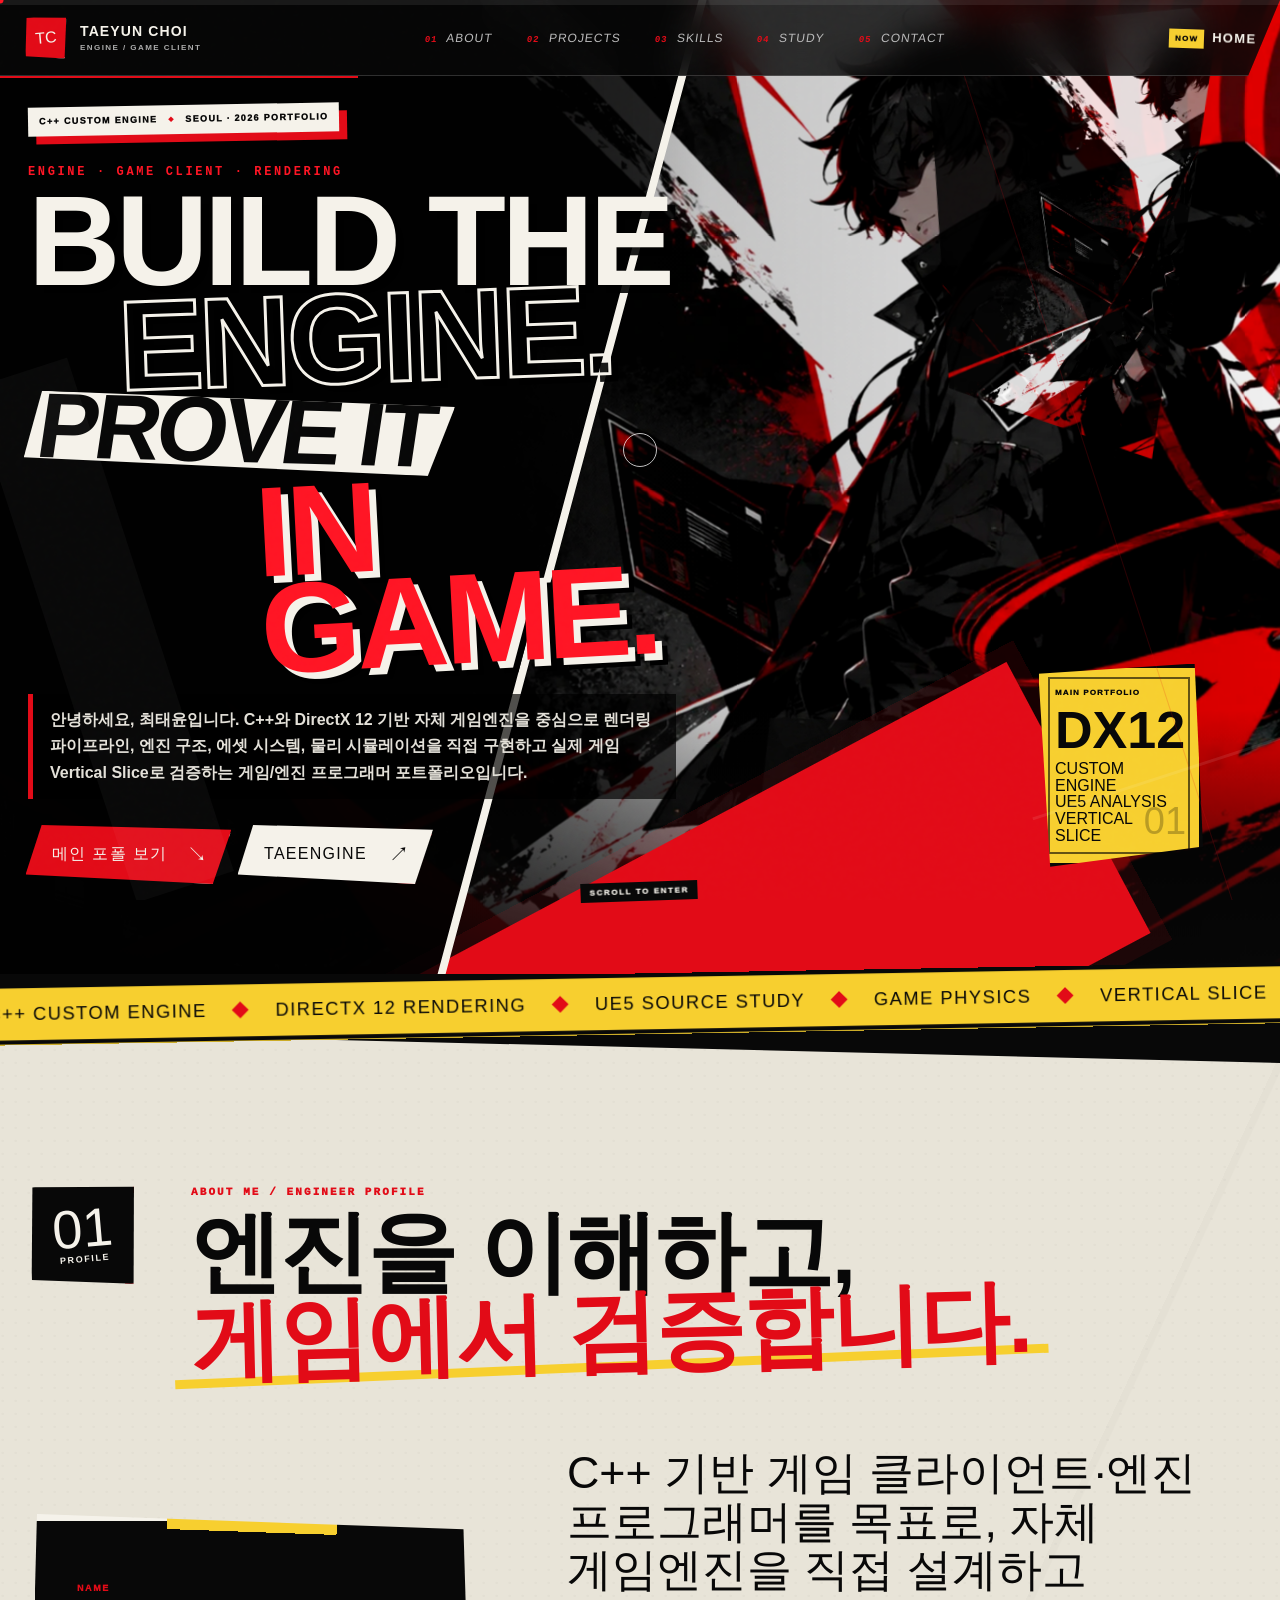
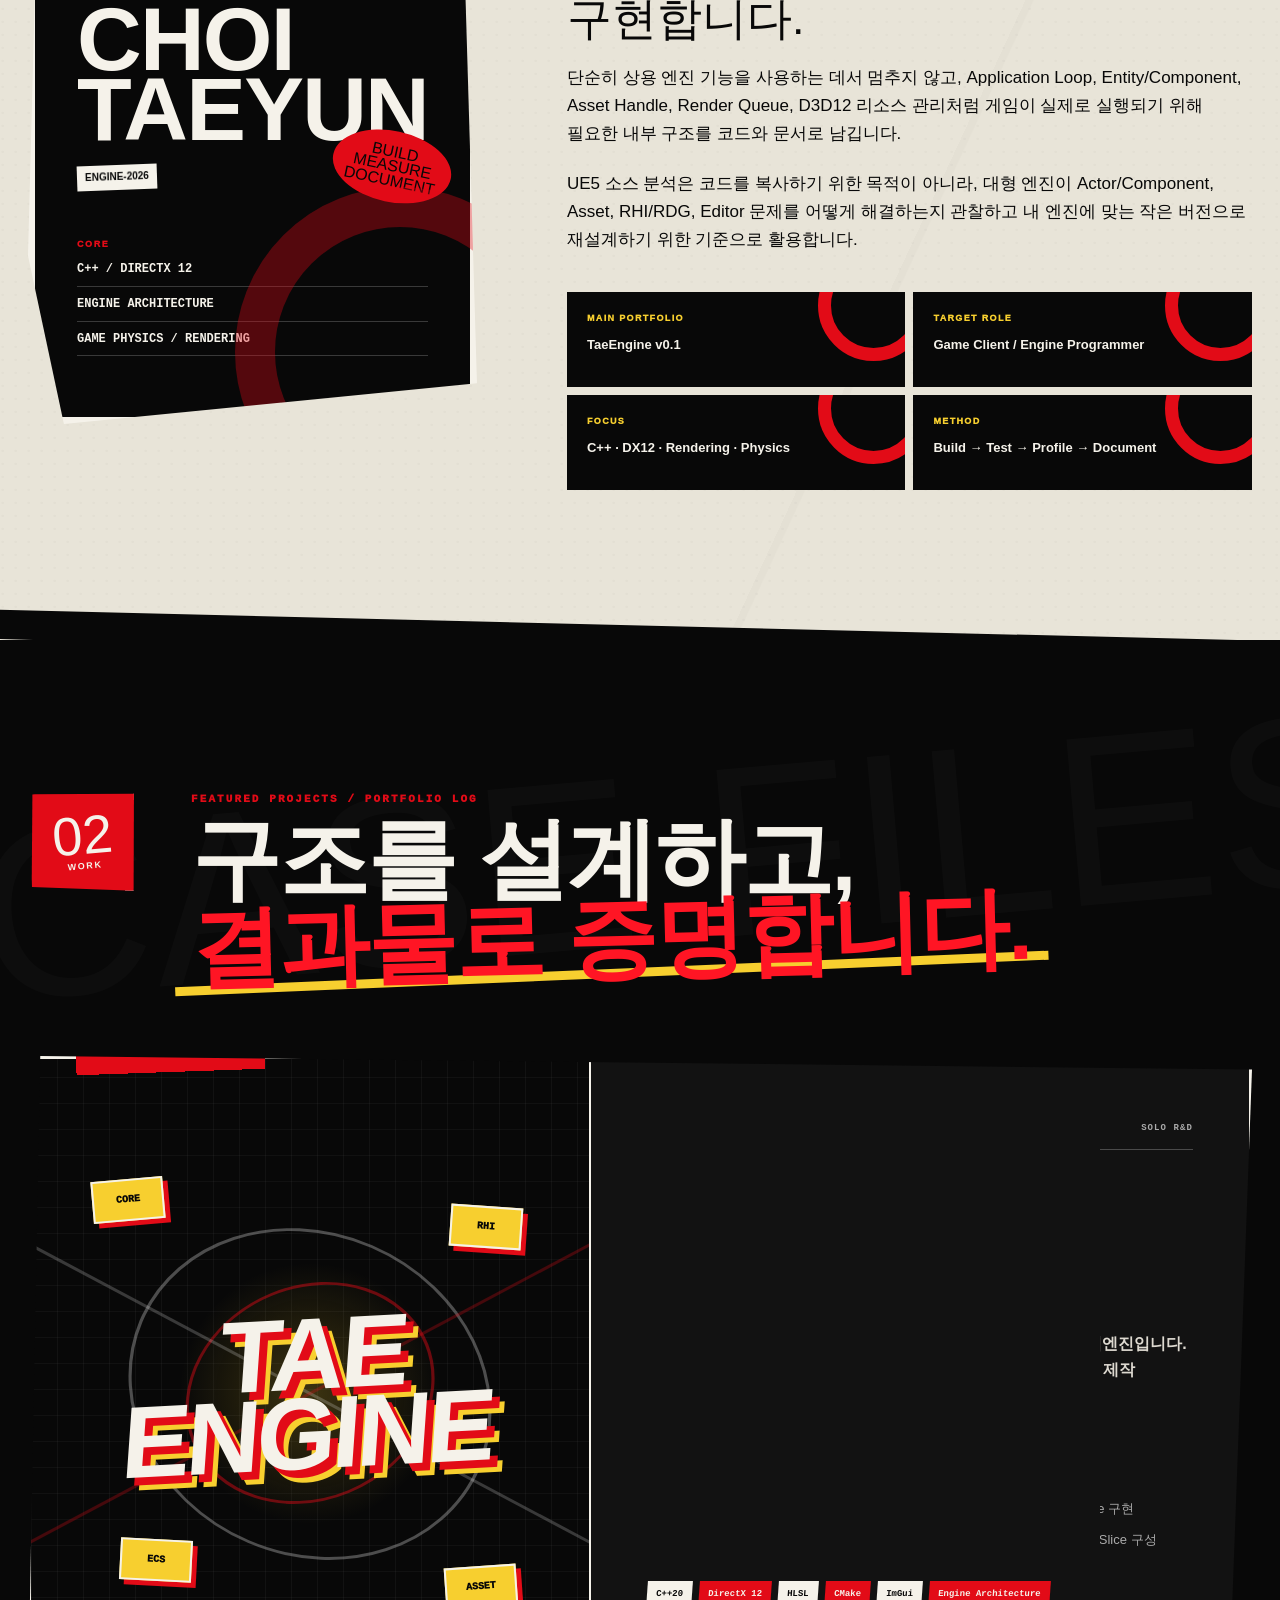
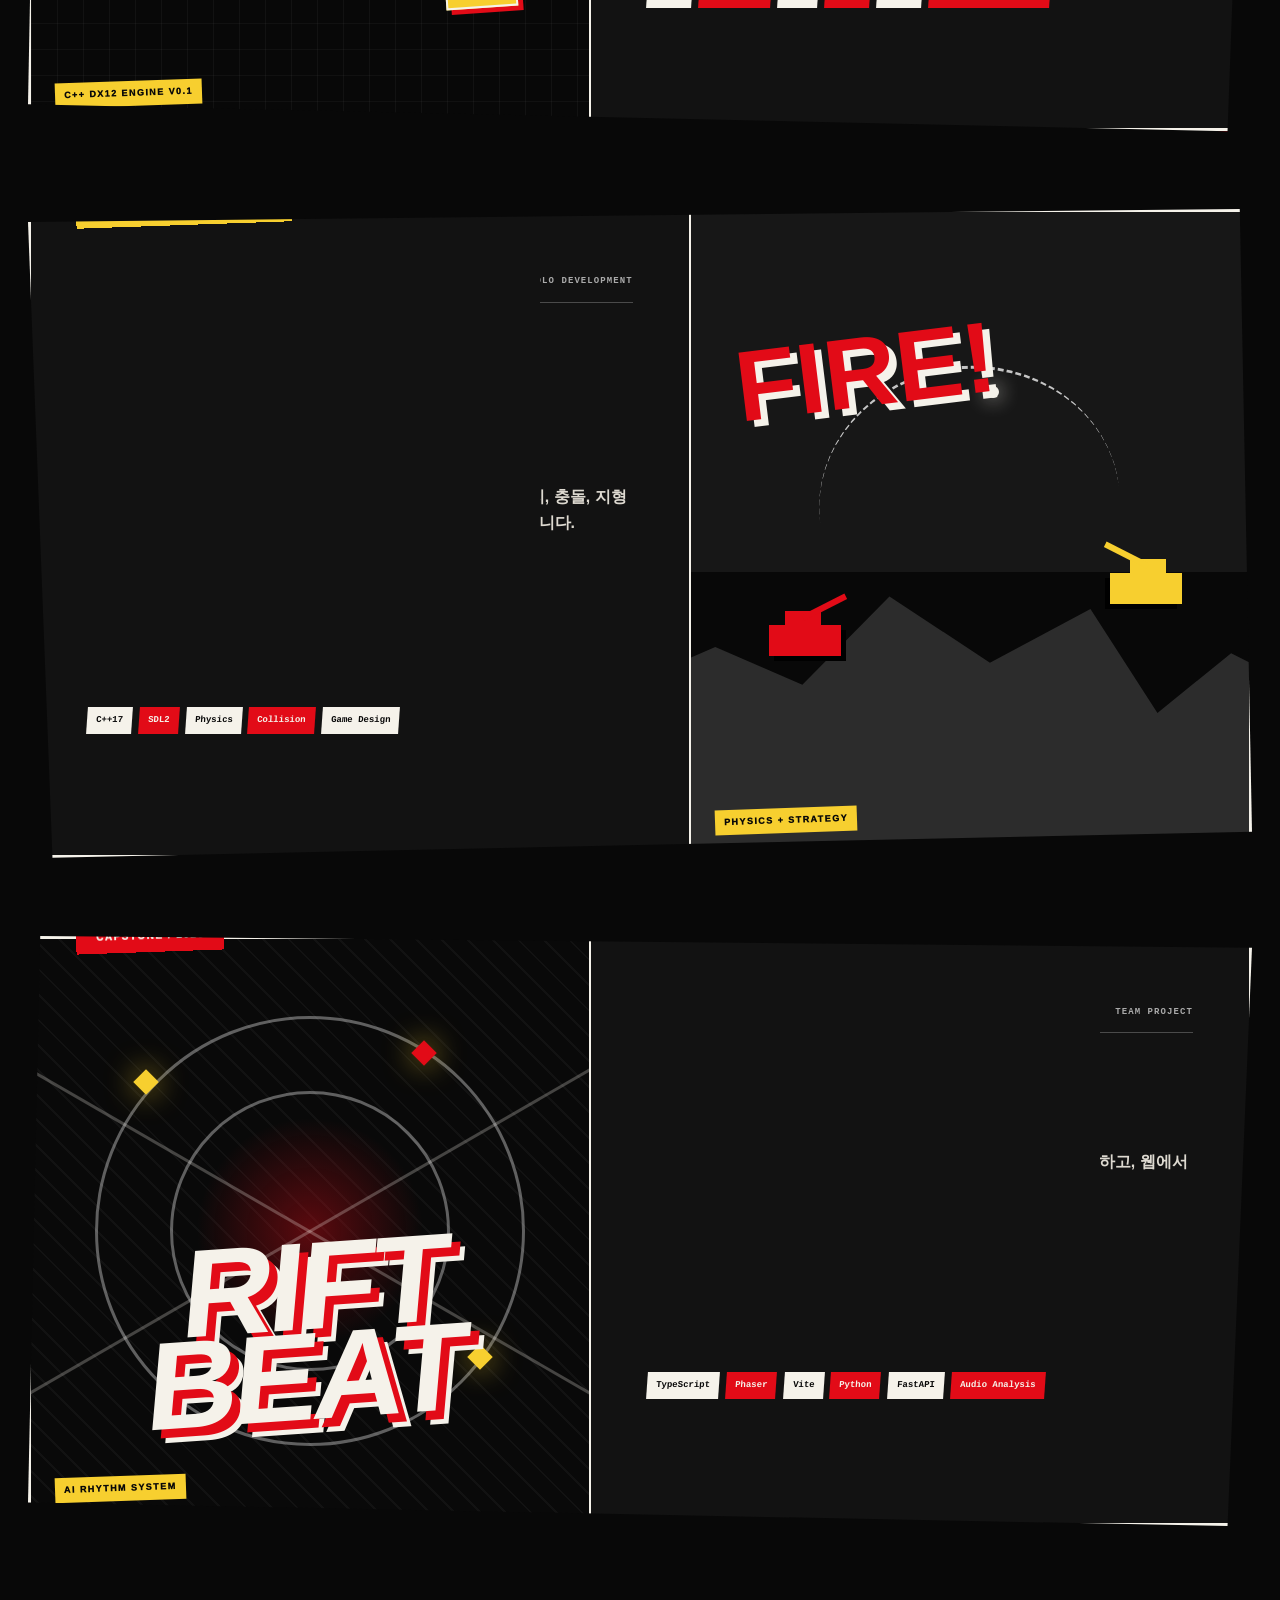
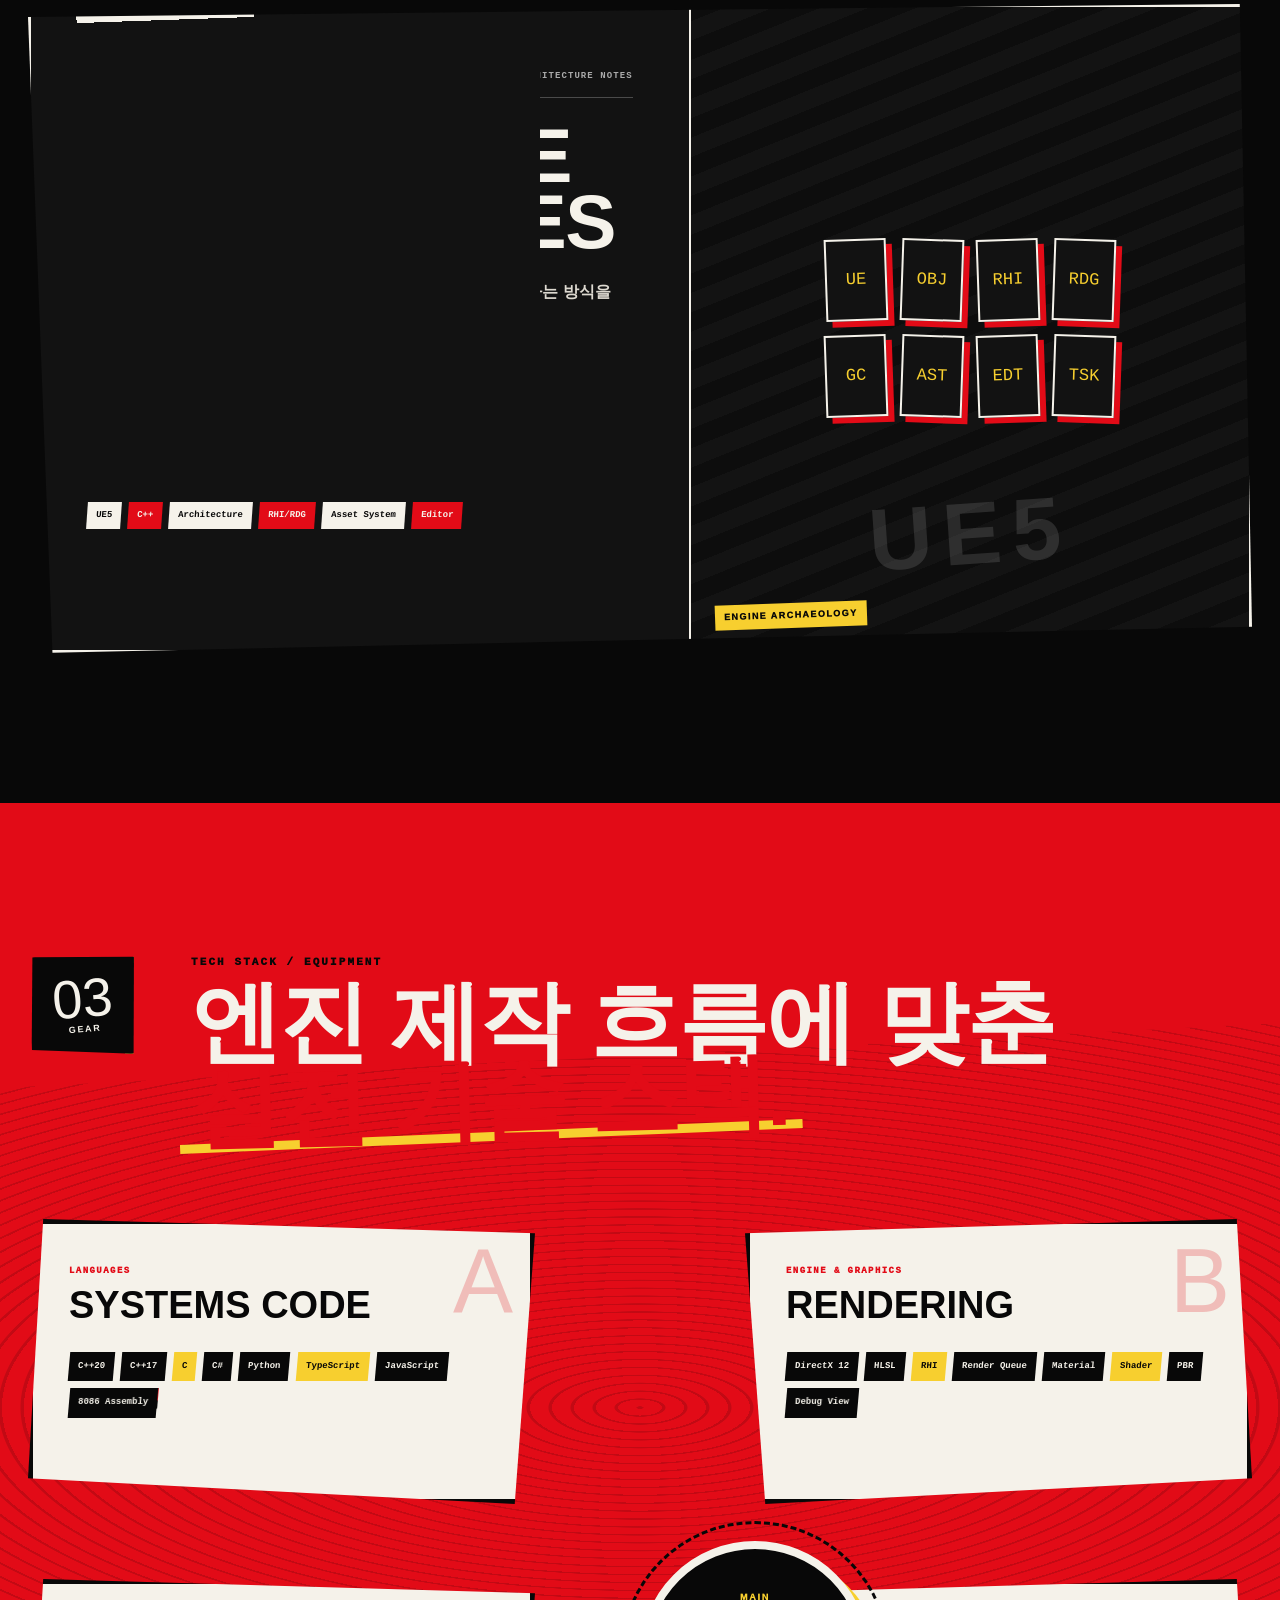
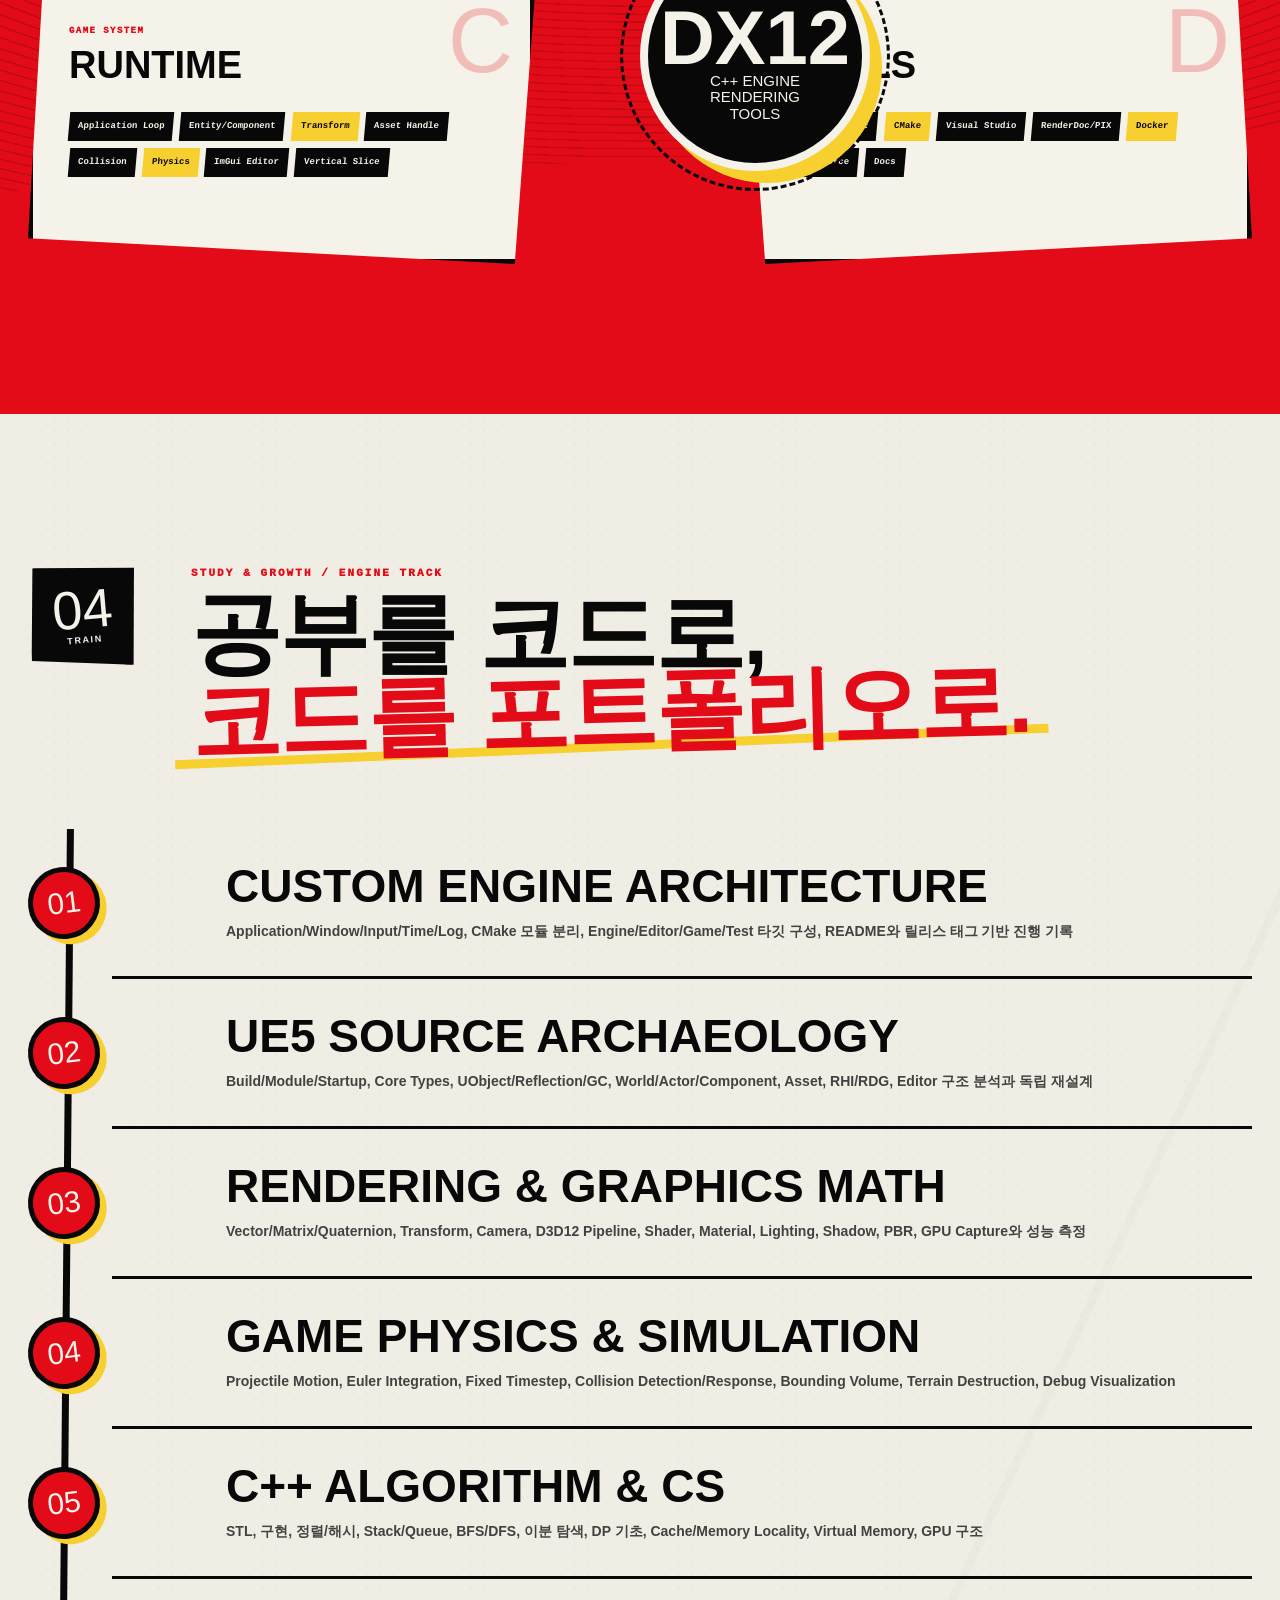
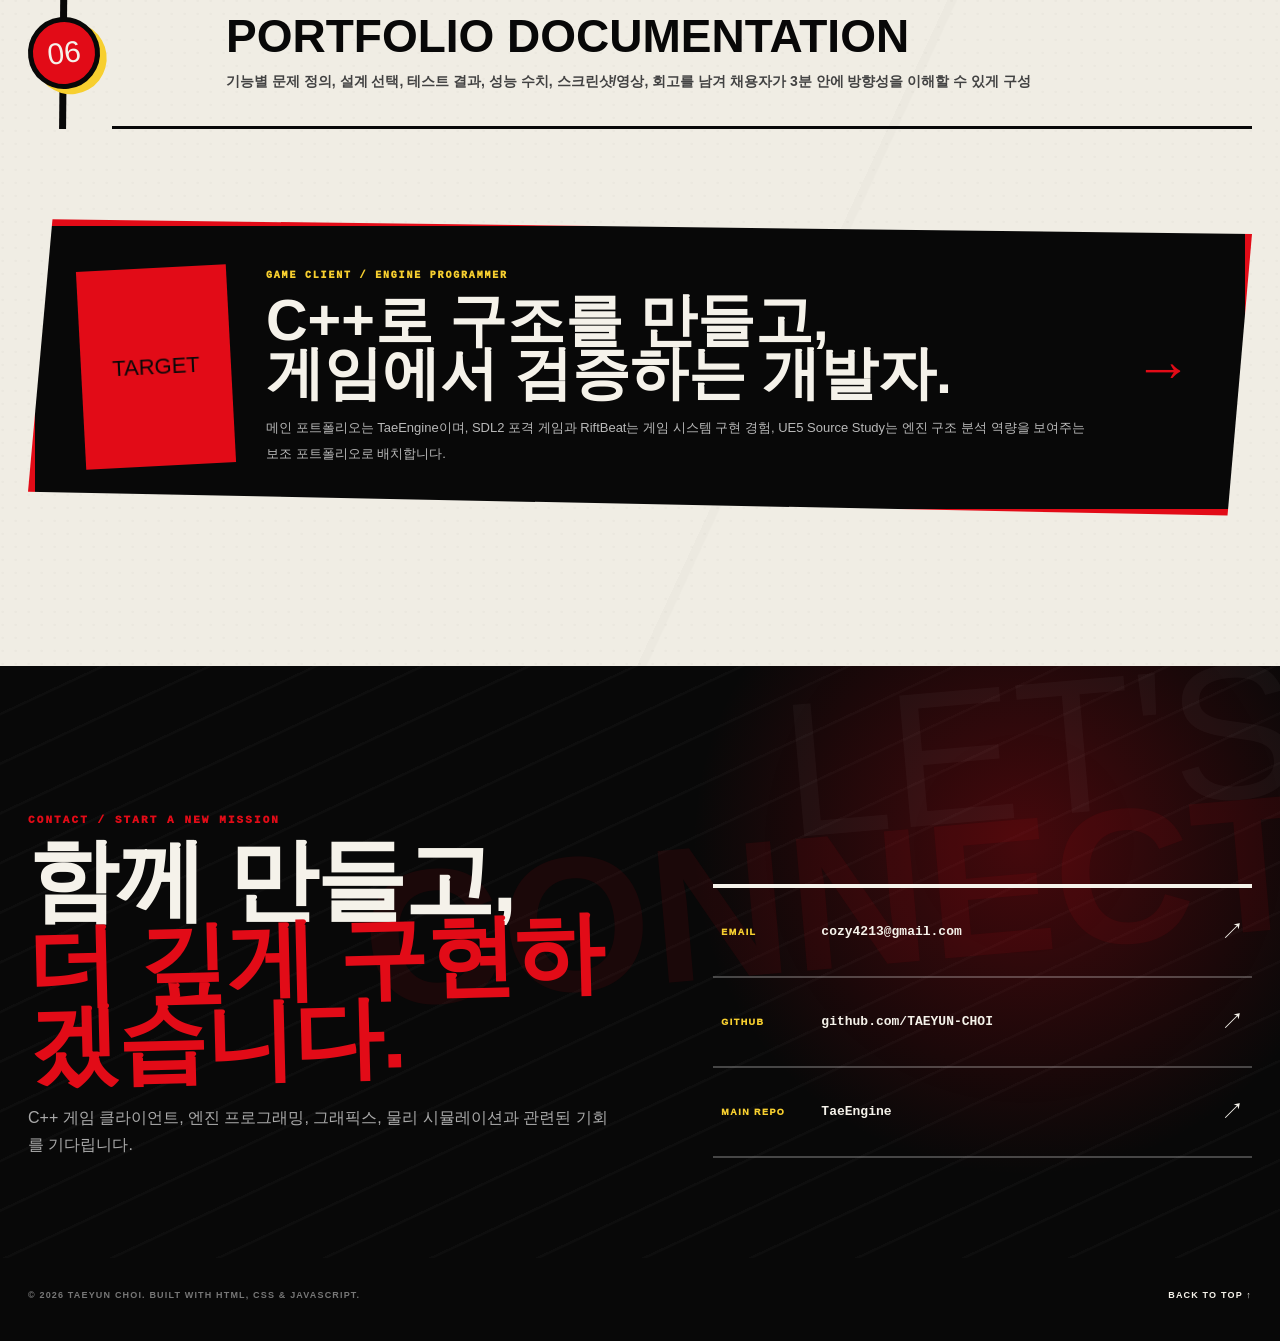
<file: index.html>
<!DOCTYPE html>

<html lang="ko">
<head>
<meta charset="utf-8"/>
<meta content="width=device-width, initial-scale=1.0" name="viewport"/>
<meta content="최태윤의 C++ 게임 엔진·게임 클라이언트 포트폴리오. 자체 게임엔진 TaeEngine, DirectX 12 렌더링, UE5 소스 분석, 물리 시뮬레이션 프로젝트를 소개합니다." name="description"/>
<meta content="#e20b17" name="theme-color"/>
<meta content="TAEYUN CHOI | C++ Engine &amp; Game Client Programmer" property="og:title"/>
<meta content="C++/DirectX 12 기반 자체 게임엔진과 게임 시스템, 렌더링, 물리 시뮬레이션을 구현하는 최태윤의 포트폴리오입니다." property="og:description"/>
<meta content="website" property="og:type"/>
<title>TAEYUN CHOI | C++ Engine &amp; Game Client Programmer</title>
<link href="public/favicon.svg" rel="icon" type="image/svg+xml"/>
<link as="image" href="public/hero-concept.webp" rel="preload"/>
<link href="style.css" rel="stylesheet"/>
</head>
<body>
<div aria-hidden="true" class="scroll-progress"><span></span></div>
<div aria-hidden="true" class="cursor-dot"></div>
<div aria-hidden="true" class="cursor-ring"></div>
<div aria-hidden="true" class="noise"></div>
<div aria-hidden="true" class="page-shards"><i></i><i></i><i></i></div>
<header class="topbar">
<a aria-label="홈으로 이동" class="brand magnetic" href="#home">
<span class="brand-mark">TC</span>
<span class="brand-copy"><b>TAEYUN CHOI</b><small>ENGINE / GAME CLIENT</small></span>
</a>
<button aria-expanded="false" aria-label="메뉴 열기" class="nav-toggle" type="button">
<span></span><span></span><span></span>
</button>
<nav aria-label="주요 메뉴" class="nav">
<a href="#about"><b>01</b> ABOUT</a>
<a href="#projects"><b>02</b> PROJECTS</a>
<a href="#skills"><b>03</b> SKILLS</a>
<a href="#study"><b>04</b> STUDY</a>
<a href="#contact"><b>05</b> CONTACT</a>
</nav>
<div aria-live="polite" class="section-status"><span>NOW</span><strong>HOME</strong></div>
</header>
<main>
<section class="hero" data-section-name="HOME" id="home">
<div aria-hidden="true" class="hero-art" data-parallax="0.16">
<img alt="" src="public/hero-concept.webp"/>
<div class="hero-art-slice slice-a"></div>
<div class="hero-art-slice slice-b"></div>
</div>
<div aria-hidden="true" class="hero-black-swipe"></div>
<div aria-hidden="true" class="hero-red-swipe"></div>
<div class="hero-inner section-shell">
<div class="hero-copy reveal reveal-left">
<div class="hero-kicker"><span>C++ CUSTOM ENGINE</span><i></i><span>SEOUL · 2026 PORTFOLIO</span></div>
<p class="hero-role">ENGINE · GAME CLIENT · RENDERING</p>
<h1>
<span class="title-line solid">BUILD THE</span>
<span class="title-line outlined">ENGINE.</span>
<span class="title-line slash">PROVE IT</span>
<span class="title-line solid red-word">IN GAME.</span>
</h1>
<p class="hero-description">
        안녕하세요, 최태윤입니다. C++와 DirectX 12 기반 자체 게임엔진을 중심으로 렌더링 파이프라인, 엔진 구조,
        에셋 시스템, 물리 시뮬레이션을 직접 구현하고 실제 게임 Vertical Slice로 검증하는 게임/엔진 프로그래머 포트폴리오입니다.
      </p>
<div class="hero-actions">
<a class="slash-button primary magnetic" href="#projects"><span>메인 포폴 보기</span><i>↘</i></a>
<a class="slash-button dark magnetic" href="https://github.com/TAEYUN-CHOI/TaeEngine" rel="noreferrer" target="_blank"><span>TaeEngine</span><i>↗</i></a>
</div>
</div>
<div aria-label="포트폴리오 핵심 방향" class="hero-stamp reveal reveal-right">
<span class="stamp-top">MAIN PORTFOLIO</span>
<strong>DX12</strong>
<p>CUSTOM ENGINE<br/>UE5 ANALYSIS<br/>VERTICAL SLICE</p>
<i>01</i>
</div>
</div>
<a aria-label="다음 섹션으로 이동" class="scroll-cue" href="#about">
<span>SCROLL TO ENTER</span><i>↓</i>
</a>
</section>
<div aria-hidden="true" class="marquee">
<div class="marquee-track"><span>C++ CUSTOM ENGINE</span><i>◆</i><span>DIRECTX 12 RENDERING</span><i>◆</i><span>UE5 SOURCE STUDY</span><i>◆</i><span>GAME PHYSICS</span><i>◆</i><span>VERTICAL SLICE</span><i>◆</i><span>C++ CUSTOM ENGINE</span><i>◆</i><span>DIRECTX 12 RENDERING</span><i>◆</i><span>UE5 SOURCE STUDY</span><i>◆</i><span>GAME PHYSICS</span><i>◆</i><span>VERTICAL SLICE</span><i>◆</i></div>
</div>
<section class="section section-light" data-section-name="ABOUT" id="about">
<div aria-hidden="true" class="section-cut cut-top"></div>
<div class="section-shell">
<header class="section-heading reveal reveal-skew">
<div class="section-badge"><span>01</span><b>PROFILE</b></div>
<div>
<p class="eyebrow">ABOUT ME / ENGINEER PROFILE</p>
<h2>엔진을 이해하고,<br/><em>게임에서 검증합니다.</em></h2>
</div>
</header>
<div class="about-layout">
<article class="profile-card reveal reveal-left tilt-card">
<div class="profile-tape">PORTFOLIO FILE</div>
<div class="profile-id">
<span>NAME</span><strong>CHOI<br/>TAEYUN</strong><i>ENGINE-2026</i>
</div>
<div class="profile-core">
<span>CORE</span>
<b>C++ / DIRECTX 12</b>
<b>ENGINE ARCHITECTURE</b>
<b>GAME PHYSICS / RENDERING</b>
</div>
<div class="profile-seal">BUILD<br/>MEASURE<br/>DOCUMENT</div>
</article>
<article class="about-story reveal reveal-right">
<p class="lead">
          C++ 기반 게임 클라이언트·엔진 프로그래머를 목표로, 자체 게임엔진을 직접 설계하고 구현합니다.
        </p>
<p>
          단순히 상용 엔진 기능을 사용하는 데서 멈추지 않고, Application Loop, Entity/Component, Asset Handle,
          Render Queue, D3D12 리소스 관리처럼 게임이 실제로 실행되기 위해 필요한 내부 구조를 코드와 문서로 남깁니다.
        </p>
<p>
          UE5 소스 분석은 코드를 복사하기 위한 목적이 아니라, 대형 엔진이 Actor/Component, Asset, RHI/RDG, Editor 문제를
          어떻게 해결하는지 관찰하고 내 엔진에 맞는 작은 버전으로 재설계하기 위한 기준으로 활용합니다.
        </p>
<div class="facts-grid">
<div class="fact"><span>MAIN PORTFOLIO</span><strong>TaeEngine v0.1</strong></div>
<div class="fact"><span>TARGET ROLE</span><strong>Game Client / Engine Programmer</strong></div>
<div class="fact"><span>FOCUS</span><strong>C++ · DX12 · Rendering · Physics</strong></div>
<div class="fact"><span>METHOD</span><strong>Build → Test → Profile → Document</strong></div>
</div>
</article>
</div>
</div>
<div aria-hidden="true" class="section-cut cut-bottom"></div>
</section>
<section class="section section-dark" data-section-name="PROJECTS" id="projects">
<div aria-hidden="true" class="project-bg-word">CASE FILES</div>
<div class="section-shell">
<header class="section-heading inverse reveal reveal-skew">
<div class="section-badge red"><span>02</span><b>WORK</b></div>
<div>
<p class="eyebrow">FEATURED PROJECTS / PORTFOLIO LOG</p>
<h2>구조를 설계하고,<br/><em>결과물로 증명합니다.</em></h2>
</div>
</header>
<div class="projects-list">
<article class="project-card featured reveal reveal-left tilt-card">
<div class="project-ribbon">MAIN PORTFOLIO / 2026</div>
<div class="project-number">CASE<br/><strong>01</strong></div>
<div aria-hidden="true" class="project-visual engine-visual">
<span class="engine-node node-a">CORE</span><span class="engine-node node-b">RHI</span><span class="engine-node node-c">ECS</span><span class="engine-node node-d">ASSET</span>
<span class="engine-ring ring-a"></span><span class="engine-ring ring-b"></span><span class="engine-ray ray-a"></span><span class="engine-ray ray-b"></span>
<strong>TAE<br/>ENGINE</strong>
<em>C++ DX12 ENGINE V0.1</em>
</div>
<div class="project-content">
<div class="project-meta"><span>CUSTOM GAME ENGINE</span><span>SOLO R&amp;D</span></div>
<h3>TaeEngine<br/>v0.1</h3>
<p class="project-summary">Windows PC를 대상으로 한 C++20 / DirectX 12 기반 자체 게임엔진입니다. 엔진 코어, 렌더러, 에셋, 에디터, 게임 Vertical Slice까지 하나의 제작 흐름으로 연결했습니다.</p>
<ul class="project-points">
<li>Application, Window, Input, Time, Log, Test 기반 엔진 부트스트랩</li>
<li>Vector/Matrix/Quaternion 기반 Math Library와 Transform/Camera 시스템</li>
<li>D3D12 Device, SwapChain, CommandList, Shader, Material, Render Queue 구현</li>
<li>Scene / Entity / Component, Asset Handle, ImGui Editor, 샘플 게임 Vertical Slice 구성</li>
</ul>
<div class="tags"><span>C++20</span><span>DirectX 12</span><span>HLSL</span><span>CMake</span><span>ImGui</span><span>Engine Architecture</span></div>
<div class="project-links"><a href="https://github.com/TAEYUN-CHOI/TaeEngine" rel="noreferrer" target="_blank">GitHub Repo ↗</a><a href="#study">Architecture Notes ↓</a></div>
</div>
</article>
<article class="project-card reverse reveal reveal-right tilt-card">
<div class="project-ribbon yellow">GAME PROGRAMMING / 2026</div>
<div class="project-number">CASE<br/><strong>02</strong></div>
<div aria-hidden="true" class="project-visual artillery-visual">
<span class="terrain"></span><span class="tank tank-left"></span><span class="tank tank-right"></span><span class="trajectory"></span><span class="projectile"></span>
<strong>FIRE!</strong><em>PHYSICS + STRATEGY</em>
</div>
<div class="project-content">
<div class="project-meta"><span>2D ARTILLERY GAME</span><span>SOLO DEVELOPMENT</span></div>
<h3>SDL2 턴제<br/>포격 게임</h3>
<p class="project-summary">C++17과 SDL2로 제작한 2인 턴제 포격 게임입니다. 발사체 물리, 충돌, 지형 파괴, 유닛 스킬을 직접 구현해 게임플레이 시스템으로 연결했습니다.</p>
<ul class="project-points">
<li>중력·바람·공기저항을 반영한 발사체 운동과 궤적 미리보기</li>
<li>Fixed Substep과 Euler 적분으로 빠른 발사체 충돌 누락 완화</li>
<li>AABB 충돌, 타일 파괴, 폭발 반경, 넉백, 이동 에너지 시스템</li>
<li>팀/맵 선택 → 전투 → 결과까지 전체 게임 루프 완성</li>
</ul>
<div class="tags"><span>C++17</span><span>SDL2</span><span>Physics</span><span>Collision</span><span>Game Design</span></div>
<div class="project-links"><a href="https://github.com/TAEYUN-CHOI/SDL2-Artillery-Game" rel="noreferrer" target="_blank">GitHub Repo ↗</a><a href="#contact">Demo Video 준비</a></div>
</div>
</article>
<article class="project-card reveal reveal-left tilt-card">
<div class="project-ribbon">CAPSTONE / 2026</div>
<div class="project-number">CASE<br/><strong>03</strong></div>
<div aria-hidden="true" class="project-visual rhythm-visual">
<span class="orbit orbit-a"></span><span class="orbit orbit-b"></span>
<span class="beat beat-a"></span><span class="beat beat-b"></span><span class="beat beat-c"></span>
<div class="visual-grid"></div>
<strong>RIFT<br/>BEAT</strong>
<em>AI RHYTHM SYSTEM</em>
</div>
<div class="project-content">
<div class="project-meta"><span>AI RHYTHM GAME</span><span>TEAM PROJECT</span></div>
<h3>RiftBeat</h3>
<p class="project-summary">사용자가 업로드한 음악을 분석해 리듬 맵과 시각 이벤트를 생성하고, 웹에서 바로 플레이할 수 있도록 만든 AI 기반 리듬게임입니다.</p>
<ul class="project-points">
<li>Phaser + TypeScript 기반 판정, 콤보, 노드 및 씬 전환 시스템</li>
<li>FastAPI와 librosa·BeatNet·Demucs 음악 분석 파이프라인</li>
<li>BPM 정규화·오프셋 탐색·정렬 점수 기반 Stable Rhythm Grid</li>
<li>Stem 특징, 섹션 밀도, Tempo Forecast, Portal Rush 구현</li>
</ul>
<div class="tags"><span>TypeScript</span><span>Phaser</span><span>Vite</span><span>Python</span><span>FastAPI</span><span>Audio Analysis</span></div>
<div class="project-links"><a href="https://github.com/TAEYUN-CHOI/RiftBeat-AI-RhythmGame" rel="noreferrer" target="_blank">GitHub Repo ↗</a><a href="#contact">Case Study 준비</a></div>
</div>
</article>
<article class="project-card reverse reveal reveal-right tilt-card">
<div class="project-ribbon white">SOURCE STUDY / 2026</div>
<div class="project-number">CASE<br/><strong>04</strong></div>
<div aria-hidden="true" class="project-visual memory-visual">
<span>UE</span><span>OBJ</span><span>RHI</span><span>RDG</span><span>GC</span><span>AST</span><span>EDT</span><span>TSK</span>
<strong>UE5</strong><em>ENGINE ARCHAEOLOGY</em>
</div>
<div class="project-content">
<div class="project-meta"><span>UE5 SOURCE STUDY</span><span>ARCHITECTURE NOTES</span></div>
<h3>UE5 Source<br/>Study Notes</h3>
<p class="project-summary">UE5 소스코드를 직접 복사하지 않고, 대형 엔진이 문제를 해결하는 방식을 분석해 자체 엔진 설계 기준으로 재구성한 학습 노트입니다.</p>
<ul class="project-points">
<li>Build/Module/Startup, Core Types, UObject/Reflection/GC 분석</li>
<li>World, Actor, Component, Tick, Asset Registry, Async Loading 흐름 정리</li>
<li>Game Thread → Render Thread → RHI/RDG 렌더링 경계 추적</li>
<li>분석 결과를 TaeEngine의 작은 독립 구현과 문서로 연결</li>
</ul>
<div class="tags"><span>UE5</span><span>C++</span><span>Architecture</span><span>RHI/RDG</span><span>Asset System</span><span>Editor</span></div>
<div class="project-links"><a href="https://github.com/TAEYUN-CHOI/UE5-Source-Study-Notes" rel="noreferrer" target="_blank">Study Notes ↗</a><a href="#study">Study Track ↓</a></div>
</div>
</article>
</div>
</div>
</section>
<section class="section section-red" data-section-name="SKILLS" id="skills">
<div class="section-shell">
<header class="section-heading reveal reveal-skew">
<div class="section-badge dark"><span>03</span><b>GEAR</b></div>
<div>
<p class="eyebrow dark-text">TECH STACK / EQUIPMENT</p>
<h2>엔진 제작 흐름에 맞춘<br/><em>실전 기술 스택.</em></h2>
</div>
</header>
<div class="skill-wheel">
<div class="skill-core reveal reveal-pop">
<span>MAIN</span><strong>DX12</strong><p>C++ ENGINE<br/>RENDERING<br/>TOOLS</p>
</div>
<div class="skill-grid">
<article class="skill-card reveal reveal-left tilt-card"><span class="skill-no">A</span><p>LANGUAGES</p><h3>Systems Code</h3><div class="skill-items"><span>C++20</span><span>C++17</span><span>C</span><span>C#</span><span>Python</span><span>TypeScript</span><span>JavaScript</span><span>8086 Assembly</span></div></article>
<article class="skill-card reveal reveal-right tilt-card"><span class="skill-no">B</span><p>ENGINE &amp; GRAPHICS</p><h3>Rendering</h3><div class="skill-items"><span>DirectX 12</span><span>HLSL</span><span>RHI</span><span>Render Queue</span><span>Material</span><span>Shader</span><span>PBR</span><span>Debug View</span></div></article>
<article class="skill-card reveal reveal-left tilt-card"><span class="skill-no">C</span><p>GAME SYSTEM</p><h3>Runtime</h3><div class="skill-items"><span>Application Loop</span><span>Entity/Component</span><span>Transform</span><span>Asset Handle</span><span>Collision</span><span>Physics</span><span>ImGui Editor</span><span>Vertical Slice</span></div></article>
<article class="skill-card reveal reveal-right tilt-card"><span class="skill-no">D</span><p>WORKFLOW</p><h3>Tools</h3><div class="skill-items"><span>Git</span><span>GitHub</span><span>CMake</span><span>Visual Studio</span><span>RenderDoc/PIX</span><span>Docker</span><span>UE5 Source</span><span>Docs</span></div></article>
</div>
</div>
</div>
</section>
<section class="section section-paper" data-section-name="STUDY" id="study">
<div class="section-shell">
<header class="section-heading reveal reveal-skew">
<div class="section-badge"><span>04</span><b>TRAIN</b></div>
<div>
<p class="eyebrow">STUDY &amp; GROWTH / ENGINE TRACK</p>
<h2>공부를 코드로,<br/><em>코드를 포트폴리오로.</em></h2>
</div>
</header>
<div class="study-timeline">
<article class="study-item reveal reveal-left"><span class="study-no">01</span><div><h3>Custom Engine Architecture</h3><p>Application/Window/Input/Time/Log, CMake 모듈 분리, Engine/Editor/Game/Test 타깃 구성, README와 릴리스 태그 기반 진행 기록</p></div></article>
<article class="study-item reveal reveal-right"><span class="study-no">02</span><div><h3>UE5 Source Archaeology</h3><p>Build/Module/Startup, Core Types, UObject/Reflection/GC, World/Actor/Component, Asset, RHI/RDG, Editor 구조 분석과 독립 재설계</p></div></article>
<article class="study-item reveal reveal-left"><span class="study-no">03</span><div><h3>Rendering &amp; Graphics Math</h3><p>Vector/Matrix/Quaternion, Transform, Camera, D3D12 Pipeline, Shader, Material, Lighting, Shadow, PBR, GPU Capture와 성능 측정</p></div></article>
<article class="study-item reveal reveal-right"><span class="study-no">04</span><div><h3>Game Physics &amp; Simulation</h3><p>Projectile Motion, Euler Integration, Fixed Timestep, Collision Detection/Response, Bounding Volume, Terrain Destruction, Debug Visualization</p></div></article>
<article class="study-item reveal reveal-left"><span class="study-no">05</span><div><h3>C++ Algorithm &amp; CS</h3><p>STL, 구현, 정렬/해시, Stack/Queue, BFS/DFS, 이분 탐색, DP 기초, Cache/Memory Locality, Virtual Memory, GPU 구조</p></div></article>
<article class="study-item reveal reveal-right"><span class="study-no">06</span><div><h3>Portfolio Documentation</h3><p>기능별 문제 정의, 설계 선택, 테스트 결과, 성능 수치, 스크린샷/영상, 회고를 남겨 채용자가 3분 안에 방향성을 이해할 수 있게 구성</p></div></article>
</div>
<div class="next-focus reveal reveal-pop">
<div class="next-label">TARGET</div>
<div><p>GAME CLIENT / ENGINE PROGRAMMER</p><h3>C++로 구조를 만들고,<br/>게임에서 검증하는 개발자.</h3><span>메인 포트폴리오는 TaeEngine이며, SDL2 포격 게임과 RiftBeat는 게임 시스템 구현 경험, UE5 Source Study는 엔진 구조 분석 역량을 보여주는 보조 포트폴리오로 배치합니다.</span></div>
<i>→</i>
</div>
</div>
</section>
<section class="contact-section" data-section-name="CONTACT" id="contact">
<div aria-hidden="true" class="contact-art"><span>LET'S</span><strong>CONNECT</strong></div>
<div class="section-shell contact-inner">
<div class="contact-copy reveal reveal-left">
<p class="eyebrow">CONTACT / START A NEW MISSION</p>
<h2>함께 만들고,<br/><em>더 깊게 구현하겠습니다.</em></h2>
<p>C++ 게임 클라이언트, 엔진 프로그래밍, 그래픽스, 물리 시뮬레이션과 관련된 기회를 기다립니다.</p>
</div>
<div class="contact-links reveal reveal-right">
<a class="magnetic" href="mailto:cozy4213@gmail.com"><span>EMAIL</span><strong>cozy4213@gmail.com</strong><i>↗</i></a>
<a class="magnetic" href="https://github.com/TAEYUN-CHOI" rel="noreferrer" target="_blank"><span>GITHUB</span><strong>github.com/TAEYUN-CHOI</strong><i>↗</i></a>
<a class="magnetic" href="https://github.com/TAEYUN-CHOI/TaeEngine" rel="noreferrer" target="_blank"><span>MAIN REPO</span><strong>TaeEngine</strong><i>↗</i></a>
</div>
</div>
</section>
</main>
<footer>
<p>© <span id="year"></span> TAEYUN CHOI. BUILT WITH HTML, CSS &amp; JAVASCRIPT.</p>
<a class="magnetic" href="#home">BACK TO TOP ↑</a>
</footer>
<script src="script.js"></script>
</body>
</html>
</file>
<file: style.css>
:root {
  --black: #080808;
  --black-2: #121212;
  --black-3: #1c1c1c;
  --red: #e20b17;
  --red-bright: #ff1524;
  --red-dark: #82000a;
  --white: #f5f2ea;
  --paper: #e8e4d8;
  --yellow: #f7cf2f;
  --gray: #aaa8a1;
  --max: 1260px;
  --progress: 0;
  --mouse-x: 50%;
  --mouse-y: 50%;
}

* { margin: 0; padding: 0; box-sizing: border-box; }
html { scroll-behavior: smooth; scroll-padding-top: 80px; }
body {
  background: var(--black);
  color: var(--white);
  font-family: Pretendard, "Noto Sans KR", "Apple SD Gothic Neo", "Segoe UI", sans-serif;
  line-height: 1.65;
  overflow-x: hidden;
  cursor: default;
}
body.menu-open { overflow: hidden; }
a { color: inherit; }
button, a { -webkit-tap-highlight-color: transparent; }
::selection { color: var(--white); background: var(--red); }

.scroll-progress { position: fixed; inset: 0 0 auto; height: 5px; z-index: 1000; pointer-events: none; background: rgba(255,255,255,.08); }
.scroll-progress span { display: block; width: calc(var(--progress) * 100%); height: 100%; background: var(--red-bright); box-shadow: 0 0 20px rgba(255,21,36,.7); }

.cursor-dot, .cursor-ring { position: fixed; top: 0; left: 0; pointer-events: none; z-index: 1200; border-radius: 50%; transform: translate(-50%, -50%); opacity: 0; }
.cursor-dot { width: 7px; height: 7px; background: var(--red-bright); }
.cursor-ring { width: 34px; height: 34px; border: 1px solid rgba(255,255,255,.75); transition: width .18s ease, height .18s ease, border-color .18s ease, background .18s ease; }
body.cursor-ready .cursor-dot, body.cursor-ready .cursor-ring { opacity: 1; }
body.cursor-hover .cursor-ring { width: 58px; height: 58px; border-color: var(--red); background: rgba(226,11,23,.13); }

.noise { position: fixed; inset: 0; z-index: 900; pointer-events: none; opacity: .09; mix-blend-mode: soft-light; background-image: url("data:image/svg+xml,%3Csvg viewBox='0 0 180 180' xmlns='http://www.w3.org/2000/svg'%3E%3Cfilter id='n'%3E%3CfeTurbulence type='fractalNoise' baseFrequency='.78' numOctaves='4' stitchTiles='stitch'/%3E%3C/filter%3E%3Crect width='100%25' height='100%25' filter='url(%23n)' opacity='.8'/%3E%3C/svg%3E"); }
.page-shards { position: fixed; inset: 0; pointer-events: none; z-index: 1; overflow: hidden; }
.page-shards i { position: absolute; display: block; background: rgba(255,255,255,.035); transform: rotate(-18deg); }
.page-shards i:nth-child(1) { width: 8vw; height: 60vh; left: 4vw; top: 40vh; }
.page-shards i:nth-child(2) { width: 1px; height: 110vh; right: 14vw; top: 0; background: rgba(226,11,23,.18); }
.page-shards i:nth-child(3) { width: 28vw; height: 3px; right: -8vw; bottom: 15vh; background: rgba(255,255,255,.09); }

.section-shell { width: min(calc(100% - 56px), var(--max)); margin-inline: auto; position: relative; z-index: 3; }

.topbar { position: fixed; inset: 0 0 auto; height: 76px; display: grid; grid-template-columns: auto 1fr auto; align-items: center; gap: 40px; padding: 0 max(24px, calc((100vw - var(--max)) / 2)); z-index: 500; transition: background .3s ease, height .3s ease, transform .3s ease; }
.topbar::before { content: ""; position: absolute; inset: 0; background: rgba(8,8,8,.82); backdrop-filter: blur(16px); clip-path: polygon(0 0, 100% 0, 97.5% 100%, 0 100%); border-bottom: 1px solid rgba(255,255,255,.16); z-index: -1; }
.topbar.scrolled { height: 66px; }
.brand { display: flex; align-items: center; gap: 12px; text-decoration: none; }
.brand-mark { display: grid; place-items: center; width: 44px; height: 44px; color: var(--white); background: var(--red); font-family: Impact, "Arial Black", sans-serif; font-size: 16px; transform: rotate(-5deg); clip-path: polygon(10% 0, 100% 8%, 88% 100%, 0 87%); box-shadow: 5px 5px 0 var(--white); }
.brand-copy { display: grid; line-height: 1.05; }
.brand-copy b { font-family: Impact, "Arial Black", sans-serif; letter-spacing: .08em; font-size: 14px; }
.brand-copy small { color: #aaa; font-size: 8px; font-weight: 900; letter-spacing: .18em; margin-top: 5px; }
.nav { justify-self: center; display: flex; gap: 6px; align-items: center; }
.nav a { position: relative; padding: 9px 14px 8px; color: #b9b9b9; text-decoration: none; font-family: Impact, "Arial Black", sans-serif; font-size: 12px; letter-spacing: .08em; transform: skew(-8deg); transition: color .18s ease, background .18s ease, transform .18s ease; }
.nav a b { margin-right: 5px; color: var(--red); font-family: "Cascadia Code", Consolas, monospace; font-size: 9px; }
.nav a span, .nav a { }
.nav a:hover, .nav a.active { color: var(--black); background: var(--white); transform: skew(-8deg) translateY(-2px); }
.nav a.active b { color: var(--red); }
.section-status { display: grid; grid-template-columns: auto auto; gap: 8px; align-items: baseline; transform: rotate(2deg); }
.section-status span { padding: 3px 6px; color: var(--black); background: var(--yellow); font-size: 8px; font-weight: 1000; letter-spacing: .15em; }
.section-status strong { font-family: Impact, "Arial Black", sans-serif; font-size: 13px; letter-spacing: .1em; }
.nav-toggle { display: none; width: 46px; height: 42px; border: 0; background: var(--red); clip-path: polygon(8% 0, 100% 8%, 90% 100%, 0 88%); padding: 10px; }
.nav-toggle span { display: block; height: 3px; margin: 5px 0; background: var(--white); transition: .2s ease; }

.hero { position: relative; min-height: 100svh; overflow: hidden; isolation: isolate; background: #050505; }
.hero-art { position: absolute; inset: 0; z-index: -5; will-change: transform; transform: translate3d(0, calc(var(--hero-parallax, 0px)), 0) scale(1.04); }
.hero-art img { width: 100%; height: 100%; object-fit: cover; object-position: 54% center; filter: saturate(1.08) contrast(1.08); }
.hero-art::after { content: ""; position: absolute; inset: 0; background: linear-gradient(90deg, rgba(3,3,3,.98) 0%, rgba(3,3,3,.86) 24%, rgba(3,3,3,.24) 55%, rgba(3,3,3,.05) 100%), linear-gradient(0deg, #080808 0%, transparent 28%); }
.hero-art-slice { position: absolute; z-index: 3; background-image: url("public/hero-concept.webp"); background-size: cover; background-position: 54% center; pointer-events: none; opacity: .86; }
.slice-a { width: 22%; height: 45%; right: 7%; top: 2%; clip-path: polygon(0 8%, 100% 0, 82% 100%, 12% 86%); transform: translate3d(calc(var(--scroll-shift, 0px) * .25), calc(var(--scroll-shift, 0px) * -.12), 0) rotate(2deg); filter: contrast(1.2); }
.slice-b { width: 28%; height: 23%; right: 14%; bottom: 5%; clip-path: polygon(8% 0, 100% 12%, 89% 100%, 0 80%); transform: translate3d(calc(var(--scroll-shift, 0px) * -.18), calc(var(--scroll-shift, 0px) * .1), 0) rotate(-3deg); }
.hero-black-swipe { position: absolute; width: 63%; height: 120%; left: -18%; top: -10%; z-index: -2; background: rgba(0,0,0,.82); transform: skew(-15deg); border-right: 8px solid var(--white); }
.hero-red-swipe { position: absolute; width: 24%; height: 90%; left: 42%; bottom: -48%; z-index: -3; background: var(--red); transform: rotate(62deg); box-shadow: 0 0 0 16px rgba(226,11,23,.1); }
.hero::before { content: ""; position: absolute; inset: 76px auto auto 0; width: 100%; height: 2px; z-index: 3; background: linear-gradient(90deg, var(--red) 0 28%, transparent 28%); }
.hero-inner { min-height: 100svh; display: flex; align-items: center; padding-top: 105px; padding-bottom: 90px; }
.hero-copy { position: relative; width: min(720px, 64vw); z-index: 5; }
.hero-kicker { display: flex; align-items: center; gap: 12px; width: fit-content; padding: 7px 11px; color: var(--black); background: var(--white); font-size: 9px; font-weight: 1000; letter-spacing: .15em; transform: rotate(-1deg); box-shadow: 8px 8px 0 var(--red); }
.hero-kicker i { width: 4px; height: 4px; background: var(--red); transform: rotate(45deg); }
.hero-role { margin-top: 29px; color: var(--red-bright); font-family: "Cascadia Code", Consolas, monospace; font-weight: 900; letter-spacing: .22em; font-size: 12px; }
.hero h1 { margin-top: 9px; font-family: Impact, "Arial Black", sans-serif; font-size: clamp(76px, 10vw, 150px); line-height: .76; letter-spacing: -.035em; text-transform: uppercase; }
.title-line { display: block; width: fit-content; position: relative; text-shadow: 8px 8px 0 rgba(0,0,0,.9); }
.title-line.outlined { color: transparent; -webkit-text-stroke: 3px var(--white); margin-left: 7vw; transform: rotate(-2deg); }
.title-line.slash { margin-top: 10px; padding: 0 18px 5px 10px; color: var(--black); background: var(--white); transform: rotate(1.5deg) skew(-7deg); clip-path: polygon(2% 0, 100% 7%, 96% 100%, 0 89%); text-shadow: none; font-size: .72em; }
.title-line.red-word { margin-left: 18vw; color: var(--red-bright); transform: rotate(-3deg); text-shadow: 7px 7px 0 var(--white), 12px 12px 0 #000; }
.hero-description { width: min(650px, 90%); margin-top: 28px; padding: 13px 17px; color: #e3e0d8; background: rgba(0,0,0,.68); border-left: 5px solid var(--red); font-size: 16px; font-weight: 650; word-break: keep-all; backdrop-filter: blur(7px); }
.hero-actions { display: flex; flex-wrap: wrap; gap: 12px; margin-top: 26px; }
.slash-button { position: relative; display: grid; grid-template-columns: 1fr auto; gap: 20px; align-items: center; min-width: 190px; padding: 13px 20px 13px 24px; text-decoration: none; font-family: Impact, "Arial Black", sans-serif; letter-spacing: .08em; text-transform: uppercase; transform: skew(-7deg); transition: transform .2s ease, box-shadow .2s ease; clip-path: polygon(5% 0, 100% 8%, 94% 100%, 0 84%); }
.slash-button span, .slash-button i { transform: skew(7deg); }
.slash-button i { font-style: normal; font-size: 20px; }
.slash-button.primary { color: var(--white); background: var(--red); box-shadow: 8px 8px 0 var(--white); }
.slash-button.dark { color: var(--black); background: var(--white); box-shadow: 8px 8px 0 var(--red); }
.slash-button:hover { transform: skew(-7deg) translate(-3px,-3px); box-shadow: 13px 13px 0 var(--yellow); }
.hero-stamp { position: absolute; right: 4%; bottom: 11%; width: 168px; padding: 18px 16px; color: var(--black); background: var(--yellow); border: 4px solid var(--black); transform: rotate(6deg); box-shadow: 10px 10px 0 var(--red); z-index: 6; clip-path: polygon(2% 5%, 95% 0, 100% 90%, 9% 100%); }
.hero-stamp::before { content: ""; position: absolute; inset: 9px; border: 2px solid rgba(0,0,0,.6); }
.hero-stamp > * { position: relative; z-index: 1; }
.stamp-top { display: block; font-size: 8px; font-weight: 1000; letter-spacing: .14em; }
.hero-stamp strong { display: block; margin: 5px 0; font-family: Impact, "Arial Black", sans-serif; font-size: 52px; line-height: 1; }
.hero-stamp p { font-family: Impact, "Arial Black", sans-serif; font-size: 16px; line-height: 1.05; }
.hero-stamp i { position: absolute; right: 13px; bottom: 10px; color: rgba(0,0,0,.25); font-family: Impact, sans-serif; font-size: 38px; font-style: normal; }
.scroll-cue { position: absolute; left: 50%; bottom: 23px; z-index: 7; display: grid; place-items: center; color: var(--white); text-decoration: none; transform: translateX(-50%) rotate(-2deg); }
.scroll-cue span { padding: 3px 9px; background: var(--black); font-size: 8px; font-weight: 1000; letter-spacing: .2em; }
.scroll-cue i { color: var(--red); font-style: normal; font-size: 30px; animation: bounce 1.35s infinite; }
@keyframes bounce { 50% { transform: translateY(7px); } }

.marquee { position: relative; z-index: 10; overflow: hidden; padding: 11px 0 10px; color: var(--black); background: var(--yellow); border-block: 4px solid var(--black); transform: rotate(-1deg) scale(1.02); }
.marquee-track { display: flex; width: max-content; align-items: center; gap: 24px; animation: marquee 24s linear infinite; font-family: Impact, "Arial Black", sans-serif; font-size: 18px; letter-spacing: .08em; }
.marquee-track i { color: var(--red); font-style: normal; }
@keyframes marquee { to { transform: translateX(-50%); } }

.section { position: relative; padding: 150px 0; overflow: hidden; isolation: isolate; }
.section-light { color: var(--black); background: var(--paper); }
.section-dark { background: var(--black); }
.section-red { color: var(--white); background: var(--red); }
.section-paper { color: var(--black); background: #f0ede4; }
.section-light::before, .section-paper::before { content: ""; position: absolute; inset: 0; opacity: .22; background: radial-gradient(circle at 20% 30%, rgba(0,0,0,.1) 0 1px, transparent 1.5px) 0 0 / 13px 13px, linear-gradient(115deg, transparent 0 70%, rgba(0,0,0,.08) 70% 70.4%, transparent 70.5%); }
.section-red::before { content: ""; position: absolute; inset: -30%; background: repeating-radial-gradient(circle at center, rgba(0,0,0,.14) 0 3px, transparent 4px 22px); transform: scaleY(.36) rotate(-8deg); }
.section-cut { position: absolute; left: -2%; width: 104%; height: 65px; z-index: 2; background: var(--black); }
.cut-top { top: -34px; clip-path: polygon(0 0, 100% 48%, 100% 100%, 0 50%); }
.cut-bottom { bottom: -34px; clip-path: polygon(0 0, 100% 50%, 100% 100%, 0 45%); }
.section-heading { display: grid; grid-template-columns: 135px 1fr; gap: 28px; align-items: start; margin-bottom: 78px; transform-origin: left center; }
.section-heading.inverse { color: var(--white); }
.section-badge { width: 110px; height: 105px; display: grid; place-items: center; align-content: center; color: var(--white); background: var(--black); transform: rotate(-5deg); clip-path: polygon(8% 0, 100% 8%, 92% 100%, 0 88%); box-shadow: 8px 8px 0 var(--red); }
.section-badge.red { background: var(--red); box-shadow: 8px 8px 0 var(--white); }
.section-badge.dark { background: var(--black); box-shadow: 8px 8px 0 var(--yellow); }
.section-badge span { font-family: Impact, "Arial Black", sans-serif; font-size: 54px; line-height: .9; }
.section-badge b { font-size: 9px; letter-spacing: .18em; }
.eyebrow { color: var(--red); font-family: "Cascadia Code", Consolas, monospace; font-size: 11px; font-weight: 1000; letter-spacing: .19em; }
.eyebrow.dark-text { color: var(--black); }
.section-heading h2, .contact-copy h2 { margin-top: 12px; font-family: Impact, "Arial Black", sans-serif; font-size: clamp(52px, 7vw, 92px); line-height: .88; letter-spacing: -.02em; text-transform: uppercase; }
.section-heading h2 em, .contact-copy h2 em { position: relative; display: inline-block; color: var(--red); font-style: normal; transform: rotate(-1.4deg); }
.section-heading h2 em::after { content: ""; position: absolute; left: -2%; right: -2%; bottom: 0; height: 9px; background: var(--yellow); z-index: -1; transform: rotate(-1deg); }
.inverse h2 em { color: var(--red-bright); }

.about-layout { display: grid; grid-template-columns: .78fr 1.22fr; gap: 90px; align-items: center; }
.profile-card { position: relative; min-height: 510px; padding: 60px 42px 38px; color: var(--white); background: var(--black); border: 7px solid var(--white); transform: rotate(-2deg); box-shadow: 18px 18px 0 var(--red); clip-path: polygon(2% 0, 97% 3%, 100% 92%, 8% 100%, 0 67%); }
.profile-card::after { content: ""; position: absolute; width: 250px; height: 250px; right: -95px; bottom: -100px; border: 40px solid rgba(226,11,23,.35); border-radius: 50%; }
.profile-tape { position: absolute; top: -22px; left: 50%; padding: 8px 33px; color: var(--black); background: var(--yellow); font-size: 10px; font-weight: 1000; letter-spacing: .15em; transform: translateX(-50%) rotate(2deg); white-space: nowrap; }
.profile-id span, .profile-core span { display: block; color: var(--red); font-size: 9px; font-weight: 1000; letter-spacing: .18em; }
.profile-id strong { display: block; margin-top: 9px; font-family: Impact, "Arial Black", sans-serif; font-size: clamp(64px, 7vw, 96px); line-height: .78; letter-spacing: -.02em; }
.profile-id i { display: inline-block; margin-top: 20px; padding: 4px 8px; color: var(--black); background: var(--white); font-style: normal; font-weight: 900; font-size: 10px; transform: rotate(-2deg); }
.profile-core { margin-top: 48px; display: grid; gap: 8px; }
.profile-core b { padding-bottom: 6px; border-bottom: 1px solid rgba(255,255,255,.2); font-family: "Cascadia Code", Consolas, monospace; font-size: 12px; }
.profile-seal { position: absolute; right: 18px; top: 210px; padding: 14px; color: var(--black); background: var(--red); border-radius: 50%; font-family: Impact, sans-serif; font-size: 16px; line-height: .9; text-align: center; transform: rotate(12deg); }
.about-story { font-size: 17px; word-break: keep-all; }
.about-story .lead { font-family: Impact, "Arial Black", sans-serif; font-size: clamp(29px, 3.5vw, 47px); line-height: 1.08; }
.about-story p + p { margin-top: 22px; }
.facts-grid { display: grid; grid-template-columns: repeat(2, 1fr); gap: 8px; margin-top: 38px; }
.fact { position: relative; min-height: 95px; padding: 19px 20px; color: var(--white); background: var(--black); overflow: hidden; }
.fact::after { content: ""; position: absolute; right: -24px; top: -42px; width: 85px; height: 85px; border: 13px solid var(--red); border-radius: 50%; }
.fact span { display: block; color: var(--yellow); font-size: 9px; font-weight: 1000; letter-spacing: .15em; }
.fact strong { display: block; margin-top: 8px; font-size: 13px; }

.project-bg-word { position: absolute; top: 120px; left: -2vw; color: rgba(255,255,255,.025); font-family: Impact, sans-serif; font-size: 19vw; line-height: .8; white-space: nowrap; transform: rotate(-5deg); }
.projects-list { display: grid; gap: 78px; }
.project-card { position: relative; display: grid; grid-template-columns: .92fr 1.08fr; min-height: 590px; color: var(--white); background: var(--black-2); border: 3px solid var(--white); box-shadow: 17px 17px 0 var(--red); transform-style: preserve-3d; transition: box-shadow .25s ease, border-color .25s ease; clip-path: polygon(1% 0, 100% 2%, 98% 100%, 0 96%); }
.project-card.reverse { grid-template-columns: 1.08fr .92fr; box-shadow: -17px 17px 0 var(--yellow); clip-path: polygon(0 2%, 99% 0, 100% 96%, 2% 100%); }
.project-card.reverse .project-visual { order: 2; border-right: 0; border-left: 2px solid var(--white); }
.project-card:hover { border-color: var(--yellow); }
.project-ribbon { position: absolute; top: -18px; left: 45px; z-index: 9; padding: 7px 20px; color: var(--white); background: var(--red); font-size: 10px; font-weight: 1000; letter-spacing: .15em; transform: rotate(-2deg); }
.project-ribbon.yellow { color: var(--black); background: var(--yellow); }
.project-ribbon.white { color: var(--black); background: var(--white); }
.project-number { position: absolute; right: -27px; top: -35px; z-index: 8; display: grid; place-items: center; width: 108px; height: 108px; color: var(--black); background: var(--white); border: 6px solid var(--black); border-radius: 50%; font-family: Impact, sans-serif; font-size: 15px; line-height: .8; text-align: center; transform: rotate(9deg); box-shadow: 7px 7px 0 var(--red); }
.project-number strong { display: block; font-size: 50px; }
.project-visual { position: relative; min-height: 100%; overflow: hidden; background: #090909; border-right: 2px solid var(--white); transform: translateZ(18px); }
.project-visual em { position: absolute; left: 24px; bottom: 22px; z-index: 4; padding: 5px 9px; color: var(--black); background: var(--yellow); font-size: 9px; font-style: normal; font-weight: 1000; letter-spacing: .16em; transform: rotate(-2deg); }
.project-content { display: flex; flex-direction: column; justify-content: center; padding: 62px 56px; transform: translateZ(30px); }
.project-meta { display: flex; justify-content: space-between; gap: 20px; padding-bottom: 13px; border-bottom: 1px solid rgba(255,255,255,.24); color: #aaa; font-family: "Cascadia Code", Consolas, monospace; font-size: 9px; font-weight: 900; letter-spacing: .12em; }
.project-content h3 { margin-top: 24px; font-family: Impact, "Arial Black", sans-serif; font-size: clamp(50px, 6vw, 78px); line-height: .86; letter-spacing: -.02em; text-transform: uppercase; }
.project-summary { margin-top: 25px; color: #ddd9d0; font-size: 16px; font-weight: 600; word-break: keep-all; }
.project-points { display: grid; gap: 10px; margin: 25px 0 30px; list-style: none; color: #aaa; font-size: 13px; }
.project-points li { position: relative; padding-left: 18px; }
.project-points li::before { content: "◆"; position: absolute; left: 0; top: .12em; color: var(--red); font-size: 9px; }
.tags, .skill-items { display: flex; flex-wrap: wrap; gap: 7px; }
.tags span { padding: 6px 9px; color: var(--black); background: var(--white); font-family: "Cascadia Code", Consolas, monospace; font-size: 9px; font-weight: 800; transform: skew(-4deg); }
.tags span:nth-child(2n) { background: var(--red); color: var(--white); }
.rhythm-visual { display: grid; place-items: center; background: radial-gradient(circle at center, rgba(226,11,23,.38), transparent 28%), repeating-linear-gradient(45deg, rgba(255,255,255,.035) 0 2px, transparent 2px 18px), #090909; }
.rhythm-visual::before, .rhythm-visual::after { content: ""; position: absolute; width: 150%; height: 3px; background: var(--white); transform: rotate(-30deg); opacity: .25; }
.rhythm-visual::after { transform: rotate(30deg); }
.rhythm-visual strong { z-index: 3; font-family: Impact, sans-serif; font-size: clamp(72px, 10vw, 126px); line-height: .72; letter-spacing: -.04em; text-align: center; transform: skew(-9deg) rotate(-4deg); text-shadow: 9px 9px 0 var(--red), 14px 14px 0 var(--white); }
.orbit { position: absolute; border: 3px solid rgba(255,255,255,.35); border-radius: 50%; }
.orbit-a { width: 280px; height: 280px; animation: pulse 2.2s infinite; }
.orbit-b { width: 430px; height: 430px; animation: pulse 2.2s .7s infinite; }
.beat { position: absolute; width: 18px; height: 18px; background: var(--yellow); transform: rotate(45deg); box-shadow: 0 0 30px rgba(247,207,47,.8); }
.beat-a { top: 23%; left: 19%; } .beat-b { top: 70%; right: 18%; } .beat-c { top: 18%; right: 28%; background: var(--red); }
@keyframes pulse { 0% { transform: scale(.7); opacity: 0; } 45% { opacity: .85; } 100% { transform: scale(1.15); opacity: 0; } }
.artillery-visual { background: linear-gradient(to bottom, #171717 0 56%, #080808 56%); }
.artillery-visual > strong { position: absolute; top: 12%; left: 8%; color: var(--red); font-family: Impact, sans-serif; font-size: 100px; transform: rotate(-7deg); text-shadow: 7px 7px 0 var(--white); }
.terrain { position: absolute; left: -10%; right: -10%; bottom: 0; height: 49%; background: #2c2c2c; clip-path: polygon(0 45%, 12% 34%, 25% 46%, 38% 18%, 53% 39%, 68% 22%, 78% 55%, 89% 36%, 100% 48%, 100% 100%, 0 100%); }
.tank { position: absolute; bottom: 31%; width: 72px; height: 31px; background: var(--red); z-index: 2; box-shadow: 5px 5px 0 #000; }
.tank::before { content: ""; position: absolute; width: 36px; height: 18px; top: -14px; left: 16px; background: inherit; }
.tank::after { content: ""; position: absolute; width: 48px; height: 6px; top: -10px; left: 34px; background: inherit; transform-origin: left; transform: rotate(-27deg); }
.tank-left { left: 14%; } .tank-right { right: 12%; bottom: 39%; transform: scaleX(-1); background: var(--yellow); }
.trajectory { position: absolute; left: 23%; top: 24%; width: 54%; height: 43%; border-top: 3px dashed rgba(255,255,255,.75); border-radius: 50%; transform: rotate(-7deg); }
.projectile { position: absolute; left: 53%; top: 27%; width: 12px; height: 12px; border-radius: 50%; background: var(--white); box-shadow: 0 0 20px var(--white); }
.memory-visual { display: grid; grid-template-columns: repeat(4, 62px); grid-template-rows: repeat(2, 82px); place-content: center; gap: 14px; background: repeating-linear-gradient(-22deg, #0d0d0d 0 18px, #131313 18px 36px); }
.memory-visual span { display: grid; place-items: center; color: var(--yellow); background: var(--black-2); border: 2px solid var(--white); font-family: "Cascadia Code", Consolas, monospace; font-size: 17px; box-shadow: 6px 6px 0 var(--red); transform: rotate(-2deg); }
.memory-visual span:nth-child(2n) { transform: rotate(2deg); }
.memory-visual strong { position: absolute; left: 50%; bottom: 44px; color: rgba(255,255,255,.12); font-family: Impact, sans-serif; font-size: 88px; letter-spacing: .12em; transform: translateX(-50%) rotate(-4deg); }

.skill-wheel { position: relative; }
.skill-core { position: absolute; left: 50%; top: 50%; z-index: 6; display: grid; place-items: center; align-content: center; width: 230px; aspect-ratio: 1; color: var(--white); background: var(--black); border: 8px solid var(--white); border-radius: 50%; transform: translate(-50%, -50%) rotate(-6deg); box-shadow: 12px 12px 0 var(--yellow); text-align: center; }
.skill-core::after { content: ""; position: absolute; inset: -28px; border: 3px dashed var(--black); border-radius: 50%; animation: spin 18s linear infinite; }
@keyframes spin { to { transform: rotate(360deg); } }
.skill-core span { color: var(--yellow); font-size: 9px; font-weight: 1000; letter-spacing: .2em; }
.skill-core strong { font-family: Impact, sans-serif; font-size: 76px; line-height: .9; }
.skill-core p { font-family: Impact, sans-serif; font-size: 15px; line-height: 1.1; }
.skill-grid { display: grid; grid-template-columns: repeat(2, 1fr); gap: 75px 210px; }
.skill-card { position: relative; min-height: 285px; padding: 40px 36px; color: var(--black); background: var(--white); border: 5px solid var(--black); box-shadow: 12px 12px 0 var(--yellow); transform: rotate(-1.5deg); clip-path: polygon(3% 0, 100% 5%, 96% 100%, 0 91%); }
.skill-card:nth-child(2n) { transform: rotate(1.5deg); box-shadow: -12px 12px 0 var(--black); clip-path: polygon(0 5%, 97% 0, 100% 91%, 4% 100%); }
.skill-no { position: absolute; right: 17px; top: 12px; color: rgba(226,11,23,.23); font-family: Impact, sans-serif; font-size: 90px; line-height: 1; }
.skill-card > p { color: var(--red); font-family: "Cascadia Code", Consolas, monospace; font-size: 9px; font-weight: 1000; letter-spacing: .16em; }
.skill-card h3 { margin: 8px 0 29px; font-family: Impact, sans-serif; font-size: 38px; line-height: .95; text-transform: uppercase; }
.skill-items span { padding: 7px 9px; color: var(--white); background: var(--black); font-family: "Cascadia Code", Consolas, monospace; font-size: 9px; font-weight: 800; transform: skew(-5deg); }
.skill-items span:nth-child(3n) { color: var(--black); background: var(--yellow); }

.study-timeline { position: relative; display: grid; gap: 0; padding-left: 84px; }
.study-timeline::before { content: ""; position: absolute; left: 35px; top: 0; bottom: 0; width: 7px; background: var(--black); transform: rotate(.5deg); }
.study-item { position: relative; display: grid; grid-template-columns: 90px 1fr; gap: 24px; align-items: center; min-height: 150px; padding: 27px 34px 27px 0; border-bottom: 3px solid var(--black); }
.study-no { position: absolute; left: -84px; display: grid; place-items: center; width: 72px; height: 72px; color: var(--white); background: var(--red); border: 5px solid var(--black); border-radius: 50%; font-family: Impact, sans-serif; font-size: 30px; transform: rotate(-7deg); box-shadow: 6px 6px 0 var(--yellow); }
.study-item h3 { font-family: Impact, sans-serif; font-size: clamp(29px, 3.7vw, 46px); line-height: 1; text-transform: uppercase; }
.study-item p { margin-top: 11px; color: #424242; font-size: 14px; font-weight: 650; }
.study-item > div { grid-column: 2; }
.next-focus { display: grid; grid-template-columns: 150px 1fr 65px; gap: 35px; align-items: center; margin-top: 90px; padding: 42px 46px; color: var(--white); background: var(--black); border: 7px solid var(--red); box-shadow: 15px 15px 0 var(--yellow); transform: rotate(-1deg); clip-path: polygon(2% 0, 100% 5%, 98% 100%, 0 92%); }
.next-label { display: grid; place-items: center; height: 100%; min-height: 145px; color: var(--black); background: var(--red); font-family: Impact, sans-serif; font-size: 22px; text-align: center; transform: rotate(-3deg); }
.next-focus > div:nth-child(2) > p { color: var(--yellow); font-family: "Cascadia Code", Consolas, monospace; font-size: 10px; font-weight: 1000; letter-spacing: .18em; }
.next-focus h3 { margin: 9px 0 14px; font-family: Impact, sans-serif; font-size: clamp(35px, 4.5vw, 58px); line-height: .92; text-transform: uppercase; }
.next-focus span { color: #b9b9b9; font-size: 13px; }
.next-focus > i { color: var(--red); font-size: 58px; font-style: normal; }

.contact-section { position: relative; padding: 145px 0 100px; overflow: hidden; background: var(--black); }
.contact-section::before { content: ""; position: absolute; inset: 0; background: radial-gradient(circle at 80% 30%, rgba(226,11,23,.28), transparent 30%), repeating-linear-gradient(-25deg, transparent 0 42px, rgba(255,255,255,.025) 43px 45px); }
.contact-art { position: absolute; right: -2vw; top: 6%; color: rgba(255,255,255,.035); font-family: Impact, sans-serif; font-size: 15vw; line-height: .7; transform: rotate(-5deg); text-align: right; }
.contact-art span, .contact-art strong { display: block; }
.contact-art strong { color: rgba(226,11,23,.09); }
.contact-inner { display: grid; grid-template-columns: 1.05fr .95fr; gap: 90px; align-items: end; }
.contact-copy h2 em { color: var(--red); }
.contact-copy > p:last-child { max-width: 590px; margin-top: 28px; color: #aaa; font-size: 16px; }
.contact-links { border-top: 4px solid var(--white); }
.contact-links a { display: grid; grid-template-columns: 80px 1fr auto; gap: 20px; align-items: center; padding: 25px 8px; border-bottom: 2px solid rgba(255,255,255,.25); text-decoration: none; transition: color .2s ease, padding-left .2s ease, background .2s ease; }
.contact-links a:hover { padding-left: 20px; color: var(--black); background: var(--red); }
.contact-links span { color: var(--yellow); font-size: 9px; font-weight: 1000; letter-spacing: .16em; }
.contact-links a:hover span { color: var(--black); }
.contact-links strong { font-family: "Cascadia Code", Consolas, monospace; font-size: 13px; overflow-wrap: anywhere; }
.contact-links i { font-size: 23px; font-style: normal; }
footer { width: min(calc(100% - 56px), var(--max)); margin: 0 auto; padding: 30px 0 38px; display: flex; justify-content: space-between; gap: 20px; color: #777; background: var(--black); font-size: 9px; font-weight: 800; letter-spacing: .13em; }
footer a { color: var(--white); text-decoration: none; }

.reveal { opacity: 0; filter: blur(5px); transition: opacity .75s cubic-bezier(.16,1,.3,1), transform .9s cubic-bezier(.16,1,.3,1), filter .75s ease; }
.reveal-left { transform: translate3d(-90px, 25px, 0) rotate(-3deg); }
.reveal-right { transform: translate3d(90px, 25px, 0) rotate(3deg); }
.reveal-skew { transform: translate3d(-60px, 35px, 0) skew(-7deg); }
.reveal-pop { transform: scale(.72) rotate(-6deg); }
.reveal.visible { opacity: 1; filter: blur(0); transform: translate3d(0,0,0) rotate(0) skew(0) scale(1); }
.tilt-card { will-change: transform; transition: transform .16s ease-out, box-shadow .22s ease; }

@media (max-width: 1100px) {
  .topbar { grid-template-columns: auto 1fr; }
  .section-status { display: none; }
  .hero-copy { width: 70vw; }
  .hero-stamp { right: 3%; bottom: 8%; }
  .about-layout { grid-template-columns: .9fr 1.1fr; gap: 55px; }
  .project-card, .project-card.reverse { grid-template-columns: 1fr; }
  .project-card.reverse .project-visual { order: 0; border-left: 0; }
  .project-visual { min-height: 460px; border-right: 0; border-bottom: 2px solid var(--white); }
  .skill-grid { gap: 65px 150px; }
  .skill-core { width: 205px; }
}

@media (max-width: 820px) {
  .cursor-dot, .cursor-ring { display: none; }
  .section-shell { width: min(calc(100% - 32px), var(--max)); }
  .topbar { height: 68px; padding: 0 16px; }
  .topbar::before { clip-path: none; }
  .brand-copy small { display: none; }
  .nav-toggle { display: block; justify-self: end; }
  .nav-toggle.open span:first-child { transform: translateY(8px) rotate(45deg); }
  .nav-toggle.open span:nth-child(2) { opacity: 0; }
  .nav-toggle.open span:last-child { transform: translateY(-8px) rotate(-45deg); }
  .nav { position: fixed; top: 68px; left: 0; right: 0; height: calc(100svh - 68px); display: grid; place-content: center; gap: 10px; background: rgba(8,8,8,.98); transform: translateY(-120%); transition: transform .35s cubic-bezier(.16,1,.3,1); z-index: -1; }
  .nav.open { transform: translateY(0); }
  .nav a { padding: 13px 26px; font-size: 24px; text-align: center; transform: rotate(-2deg); }
  .nav a:nth-child(2n) { transform: rotate(2deg); }
  .hero-art img { object-position: 62% center; }
  .hero-art::after { background: linear-gradient(90deg, rgba(3,3,3,.95), rgba(3,3,3,.62) 64%, rgba(3,3,3,.25)), linear-gradient(0deg, #080808 0%, transparent 35%); }
  .hero-black-swipe { width: 84%; left: -40%; border-right-width: 4px; }
  .hero-copy { width: 100%; }
  .hero-inner { min-height: 920px; align-items: flex-end; padding-bottom: 115px; }
  .hero h1 { font-size: clamp(67px, 16vw, 110px); }
  .title-line.outlined { margin-left: 4vw; }
  .title-line.red-word { margin-left: 21vw; }
  .hero-stamp { top: 120px; right: 16px; bottom: auto; width: 138px; }
  .hero-stamp strong { font-size: 41px; }
  .slice-a { width: 39%; right: -2%; }
  .slice-b { width: 46%; right: 0; }
  .section { padding: 115px 0; }
  .section-heading { grid-template-columns: 90px 1fr; gap: 15px; margin-bottom: 58px; }
  .section-badge { width: 78px; height: 78px; }
  .section-badge span { font-size: 39px; }
  .section-heading h2, .contact-copy h2 { font-size: clamp(45px, 11vw, 72px); }
  .about-layout { grid-template-columns: 1fr; gap: 65px; }
  .profile-card { max-width: 520px; margin-inline: auto; }
  .project-content { padding: 50px 34px; }
  .project-visual { min-height: 390px; }
  .project-number { width: 88px; height: 88px; }
  .project-number strong { font-size: 39px; }
  .skill-core { position: relative; left: auto; top: auto; margin: 0 auto 75px; transform: rotate(-6deg); }
  .skill-grid { grid-template-columns: 1fr 1fr; gap: 40px 22px; }
  .skill-card { min-height: 315px; }
  .contact-inner { grid-template-columns: 1fr; gap: 70px; }
}

@media (max-width: 580px) {
  .section-shell { width: min(calc(100% - 24px), var(--max)); }
  .brand-mark { width: 39px; height: 39px; box-shadow: 4px 4px 0 var(--white); }
  .hero-inner { min-height: 850px; padding-top: 105px; padding-bottom: 90px; }
  .hero-kicker { font-size: 7px; letter-spacing: .09em; }
  .hero-kicker span:last-child { display: none; }
  .hero-role { font-size: 9px; }
  .hero h1 { font-size: clamp(58px, 18vw, 86px); }
  .title-line.slash { font-size: .65em; }
  .title-line.red-word { margin-left: 18vw; text-shadow: 4px 4px 0 var(--white), 8px 8px 0 #000; }
  .hero-description { width: 100%; font-size: 14px; }
  .hero-actions { display: grid; grid-template-columns: 1fr 1fr; }
  .slash-button { min-width: 0; padding: 12px 13px 12px 18px; font-size: 12px; }
  .hero-stamp { top: 102px; width: 116px; padding: 15px 12px; }
  .hero-stamp strong { font-size: 34px; }
  .hero-stamp p { font-size: 12px; }
  .scroll-cue { display: none; }
  .marquee-track { font-size: 15px; }
  .section { padding: 95px 0; }
  .section-heading { grid-template-columns: 64px 1fr; }
  .section-badge { width: 58px; height: 60px; box-shadow: 5px 5px 0 var(--red); }
  .section-badge span { font-size: 29px; }
  .section-badge b { font-size: 7px; }
  .eyebrow { font-size: 8px; letter-spacing: .12em; }
  .section-heading h2, .contact-copy h2 { font-size: clamp(39px, 11.5vw, 57px); }
  .section-heading h2 em::after { height: 5px; }
  .profile-card { min-height: 450px; padding: 52px 28px 30px; box-shadow: 11px 11px 0 var(--red); }
  .profile-id strong { font-size: 67px; }
  .about-story { font-size: 15px; }
  .about-story .lead { font-size: 29px; }
  .facts-grid { grid-template-columns: 1fr; }
  .projects-list { gap: 58px; }
  .project-card, .project-card.reverse { box-shadow: 9px 10px 0 var(--red); border-width: 2px; }
  .project-card.reverse { box-shadow: -9px 10px 0 var(--yellow); }
  .project-ribbon { left: 20px; font-size: 7px; }
  .project-number { right: -4px; top: -29px; }
  .project-visual { min-height: 300px; }
  .project-content { padding: 40px 23px; }
  .project-content h3 { font-size: 50px; }
  .project-meta { flex-direction: column; gap: 4px; }
  .project-summary { font-size: 14px; }
  .project-points { font-size: 12px; }
  .rhythm-visual strong { font-size: 68px; }
  .orbit-a { width: 190px; height: 190px; }
  .orbit-b { width: 275px; height: 275px; }
  .artillery-visual > strong { font-size: 66px; }
  .memory-visual { grid-template-columns: repeat(4, 45px); grid-template-rows: repeat(2, 62px); gap: 10px; }
  .memory-visual strong { font-size: 58px; }
  .skill-core { width: 190px; }
  .skill-grid { grid-template-columns: 1fr; gap: 30px; }
  .skill-card { min-height: auto; padding: 34px 28px; }
  .study-timeline { padding-left: 53px; }
  .study-timeline::before { left: 24px; width: 5px; }
  .study-item { grid-template-columns: 1fr; padding: 26px 0; }
  .study-no { left: -55px; width: 48px; height: 48px; border-width: 3px; font-size: 22px; box-shadow: 4px 4px 0 var(--yellow); }
  .study-item > div { grid-column: 1; }
  .study-item h3 { font-size: 29px; }
  .next-focus { grid-template-columns: 1fr; gap: 20px; padding: 30px 24px; box-shadow: 9px 9px 0 var(--yellow); }
  .next-label { min-height: 52px; }
  .next-focus > i { display: none; }
  .contact-section { padding: 105px 0 75px; }
  .contact-links a { grid-template-columns: 55px 1fr auto; gap: 10px; }
  .contact-links strong { font-size: 11px; }
  footer { width: min(calc(100% - 24px), var(--max)); flex-direction: column; }
}

@media (prefers-reduced-motion: reduce) {
  html { scroll-behavior: auto; }
  *, *::before, *::after { animation-duration: .01ms !important; animation-iteration-count: 1 !important; transition-duration: .01ms !important; }
  .reveal { opacity: 1; filter: none; transform: none; }
  .cursor-dot, .cursor-ring { display: none; }
}


/* Portfolio content update: custom engine visual and repo links */
.engine-visual { display: grid; place-items: center; background: radial-gradient(circle at center, rgba(247,207,47,.22), transparent 30%), repeating-linear-gradient(90deg, rgba(255,255,255,.04) 0 1px, transparent 1px 26px), repeating-linear-gradient(0deg, rgba(255,255,255,.035) 0 1px, transparent 1px 26px), #080808; }
.engine-visual strong { z-index: 4; font-family: Impact, sans-serif; font-size: clamp(64px, 8vw, 114px); line-height: .78; letter-spacing: -.04em; text-align: center; transform: skew(-7deg) rotate(-3deg); text-shadow: 8px 8px 0 var(--red), 13px 13px 0 var(--yellow); }
.engine-node { position: absolute; z-index: 5; display: grid; place-items: center; width: 72px; height: 42px; color: var(--black); background: var(--yellow); border: 2px solid var(--white); font-family: "Cascadia Code", Consolas, monospace; font-size: 10px; font-weight: 1000; box-shadow: 5px 5px 0 var(--red); transform: rotate(-5deg); }
.engine-node.node-a { left: 11%; top: 18%; }
.engine-node.node-b { right: 12%; top: 22%; transform: rotate(4deg); }
.engine-node.node-c { left: 16%; bottom: 22%; transform: rotate(3deg); }
.engine-node.node-d { right: 13%; bottom: 18%; transform: rotate(-4deg); }
.engine-ring { position: absolute; border: 3px solid rgba(255,255,255,.28); border-radius: 50%; }
.engine-ring.ring-a { width: 62%; aspect-ratio: 1; transform: rotate(-18deg) skew(8deg); }
.engine-ring.ring-b { width: 42%; aspect-ratio: 1; border-color: rgba(226,11,23,.45); transform: rotate(18deg) skew(-10deg); }
.engine-ray { position: absolute; height: 3px; width: 120%; background: rgba(255,255,255,.2); }
.engine-ray.ray-a { transform: rotate(28deg); }
.engine-ray.ray-b { transform: rotate(-28deg); background: rgba(226,11,23,.28); }
.project-links { display: flex; flex-wrap: wrap; gap: 10px; margin-top: 22px; }
.project-links a { padding: 8px 11px; color: var(--black); background: var(--yellow); border: 2px solid var(--white); font-family: "Cascadia Code", Consolas, monospace; font-size: 10px; font-weight: 1000; text-decoration: none; box-shadow: 4px 4px 0 var(--red); transform: skew(-5deg); transition: transform .18s ease, background .18s ease; }
.project-links a:hover { background: var(--white); transform: skew(-5deg) translateY(-2px); }
@media (max-width: 580px) {
  .engine-visual strong { font-size: 58px; }
  .engine-node { width: 58px; height: 34px; font-size: 8px; }
}
</file>
